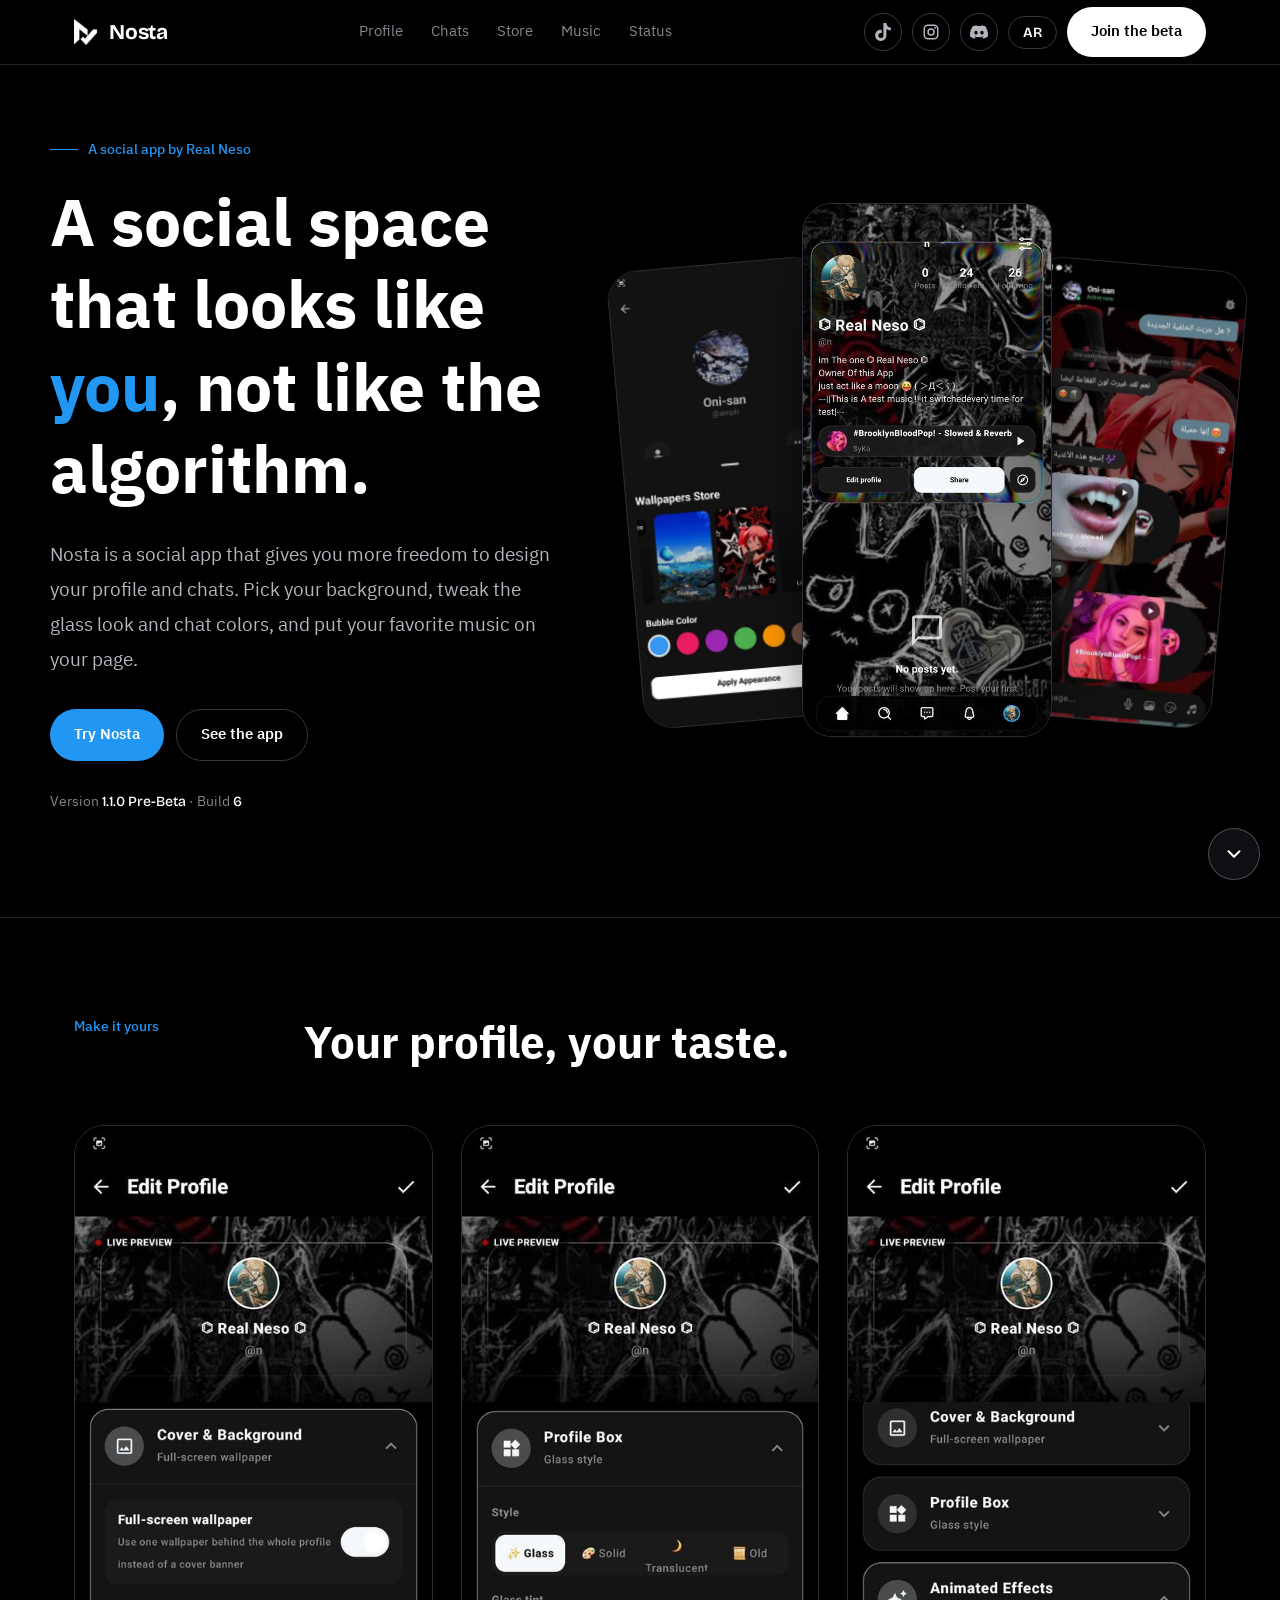
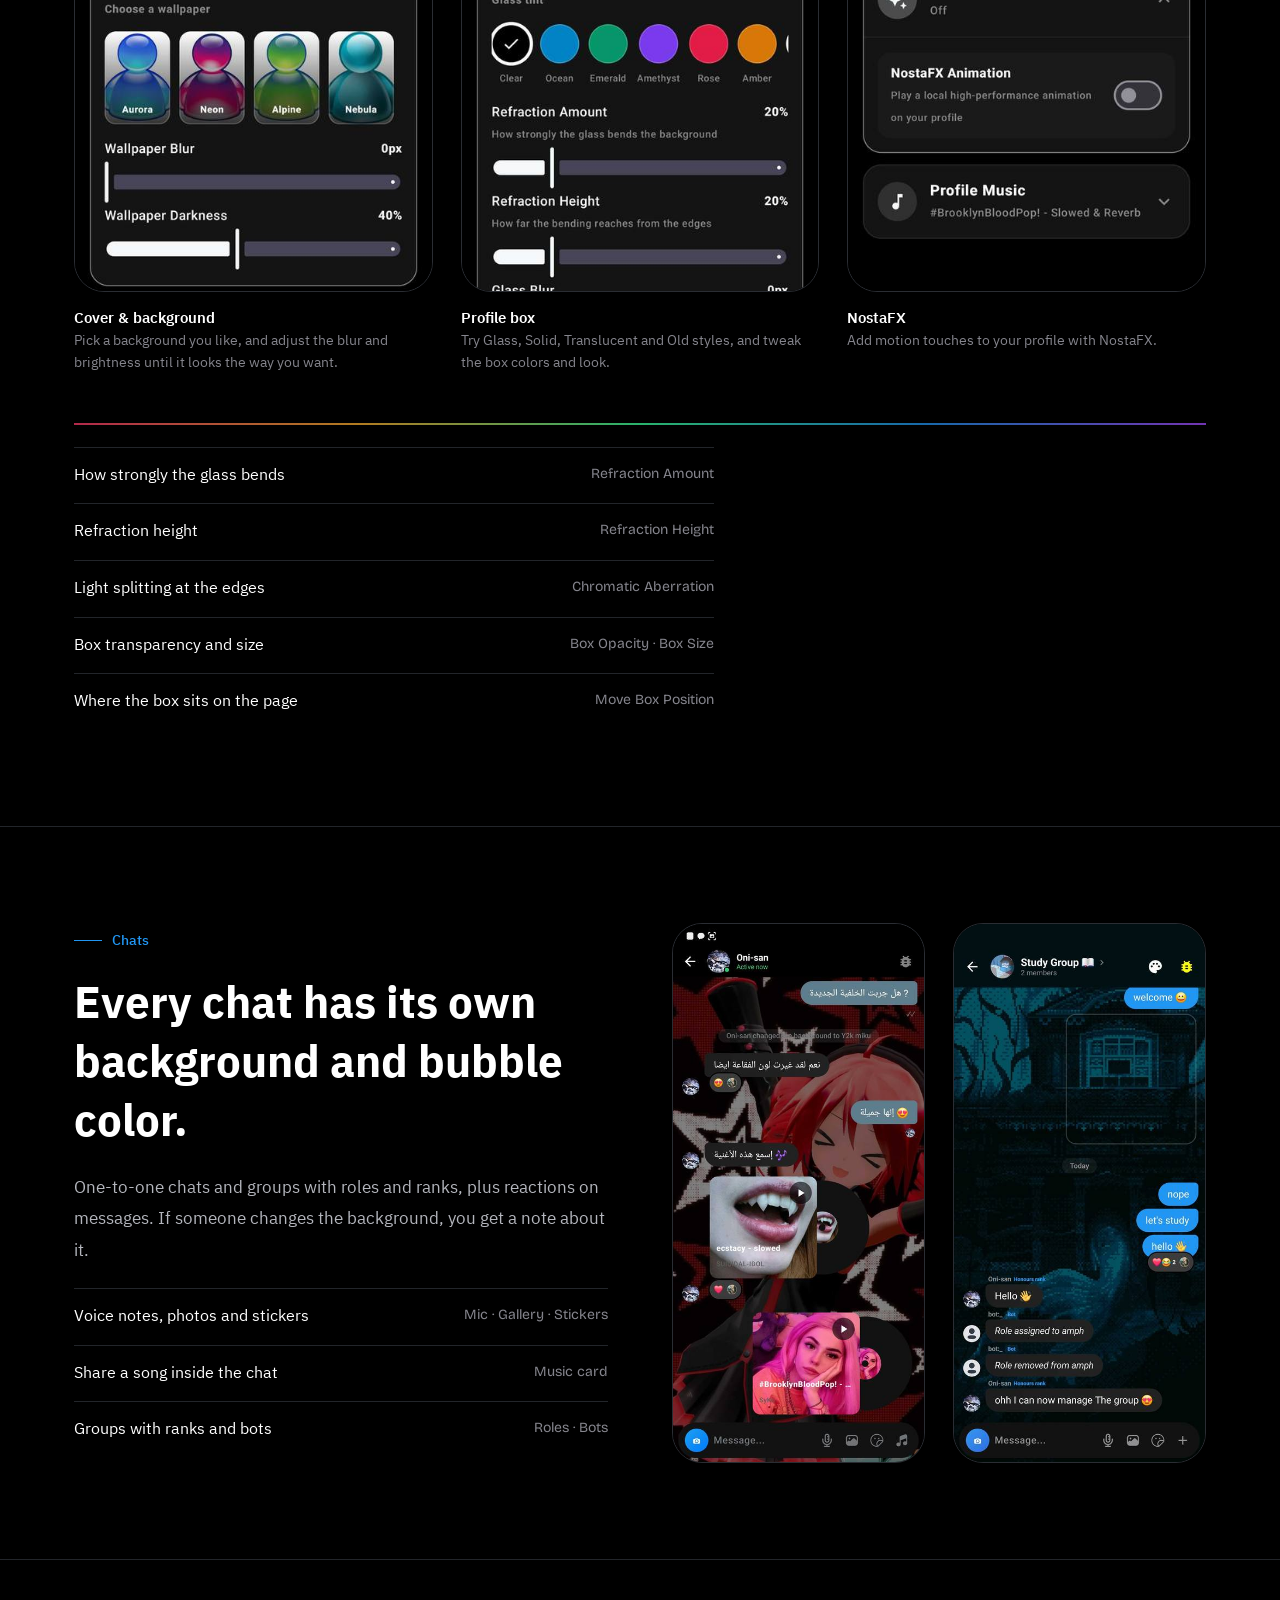
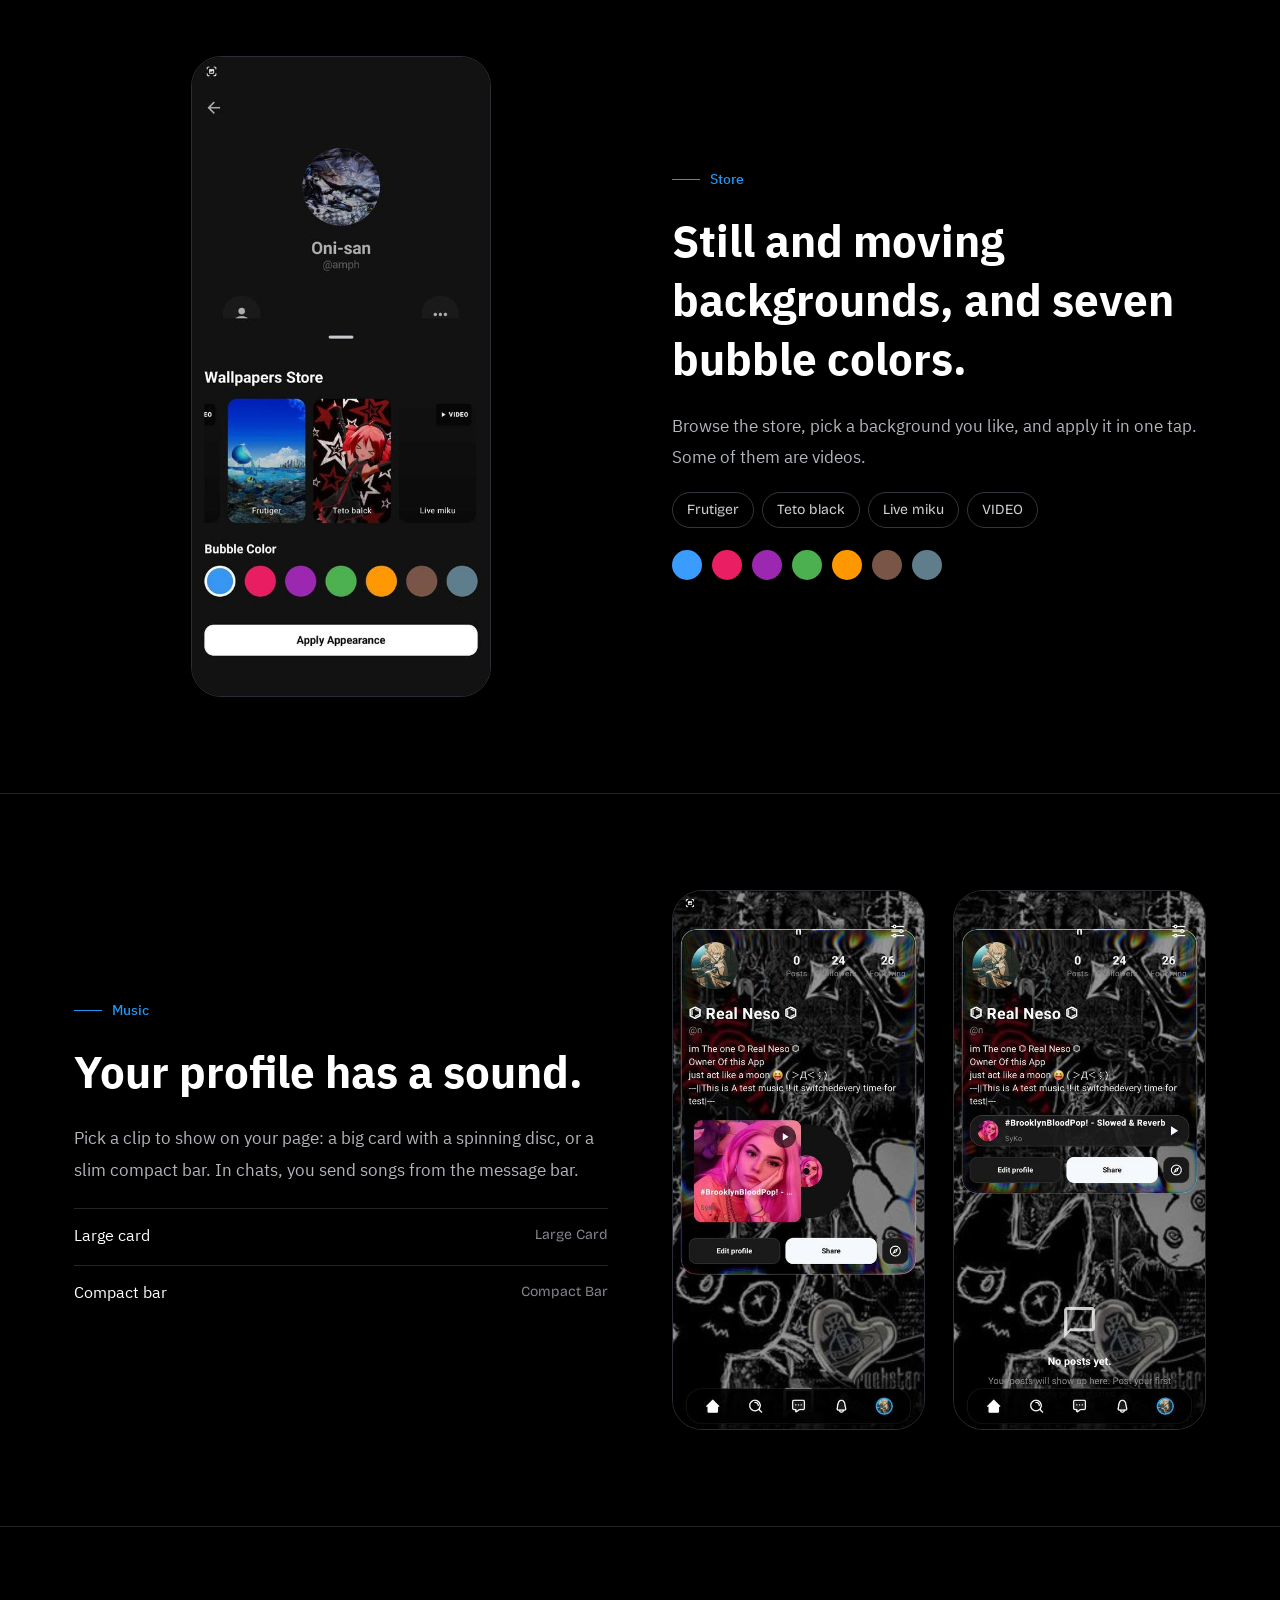
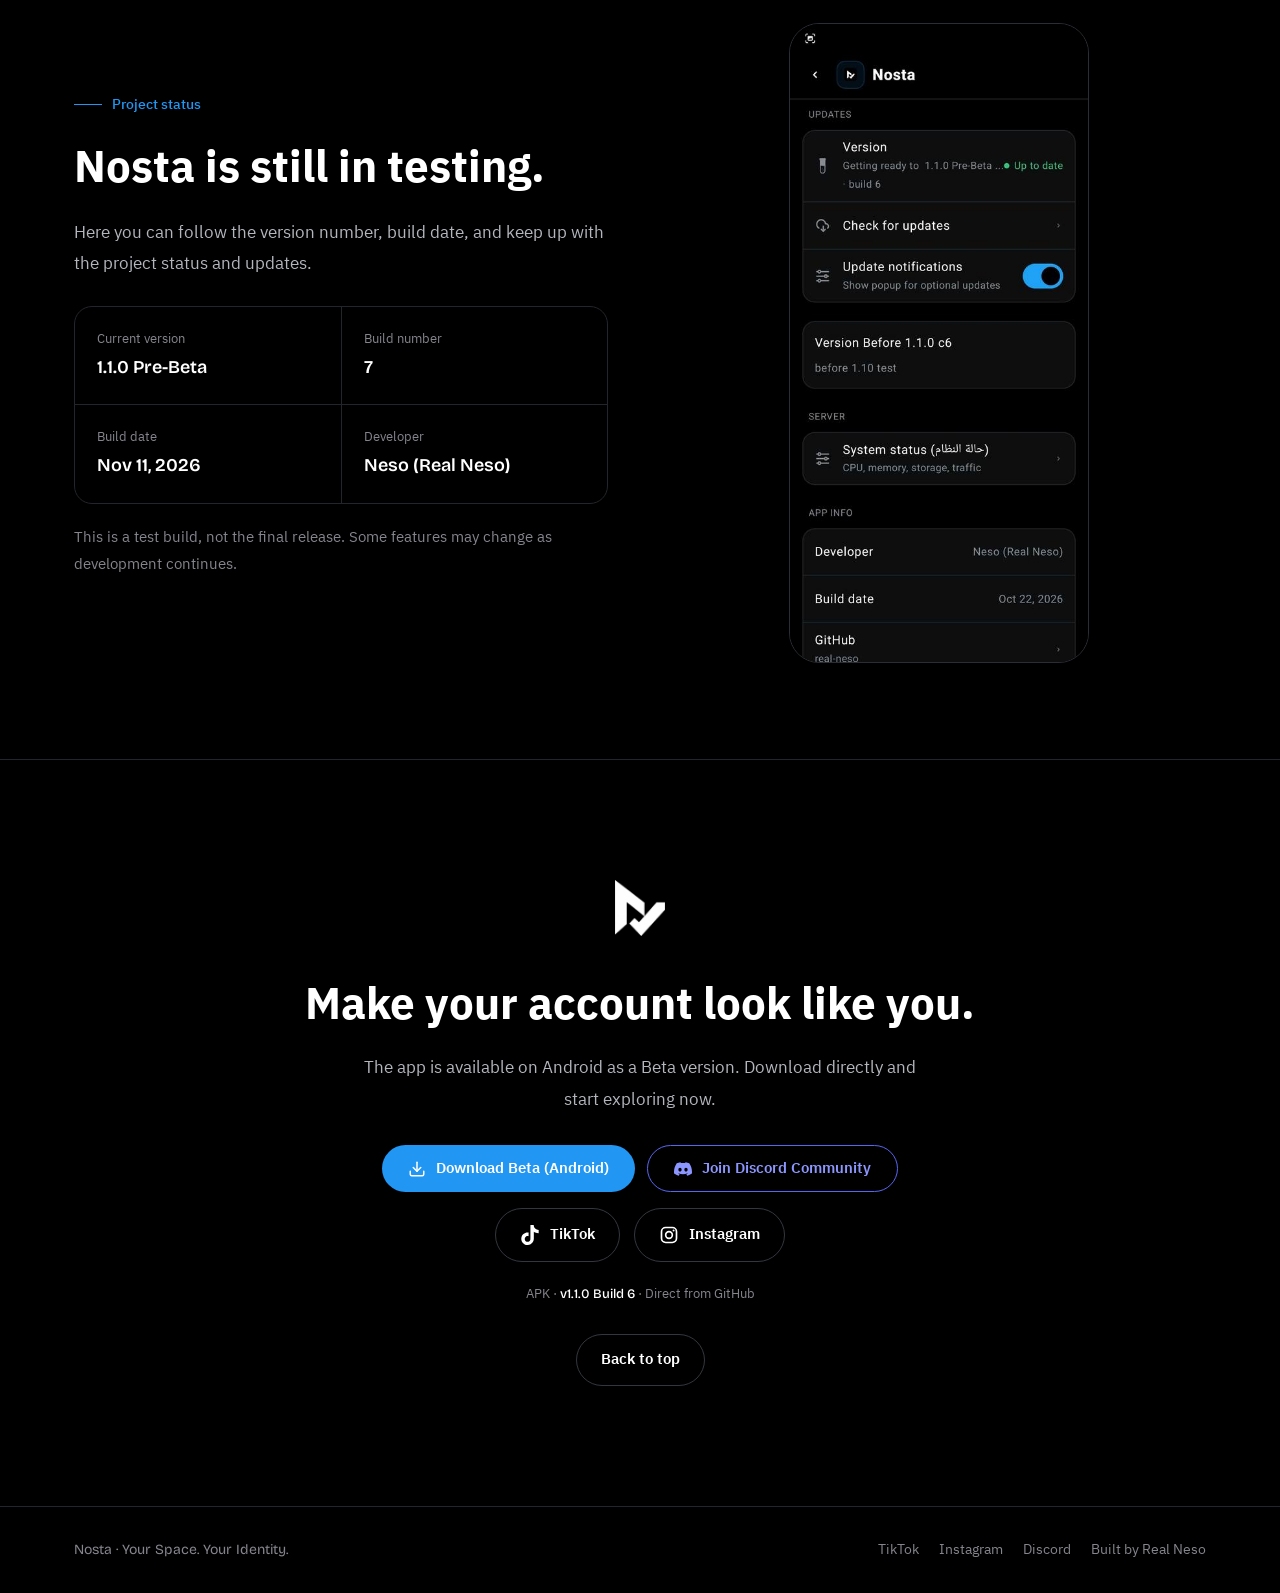
<file: index.html>
<!DOCTYPE html>
<html lang="ar" dir="rtl">
<head>
<meta charset="utf-8">
<meta name="viewport" content="width=device-width, initial-scale=1, viewport-fit=cover">
<meta name="color-scheme" content="dark">
<meta name="description" content="Nosta: تطبيق تواصل اجتماعي تصمّم فيه ملفك ومحادثاتك بنفسك.">
<title>Nosta — مساحة اجتماعية تعبّر عنك</title>
<link rel="preconnect" href="https://fonts.googleapis.com">
<link rel="preconnect" href="https://fonts.gstatic.com" crossorigin>
<link href="https://fonts.googleapis.com/css2?family=IBM+Plex+Sans+Arabic:wght@300;400;500;600;700&family=Bricolage+Grotesque:opsz,wght@12..96,500;12..96,700&display=swap" rel="stylesheet">
<link rel="stylesheet" href="css/style.css">
</head>
<body class="is-loading">

<!-- شاشة الدخول (تُزال تلقائيًا بعد التحميل) -->
<div class="intro" aria-hidden="true"><img src="images/image_1.png" alt=""></div>

<header><div class="wrap nav">
 <a class="logo" href="#top"><img src="images/image_1.png" alt="">Nosta</a>
 <nav id="menu">
  <a href="#profile" data-i18n="nav_profile">الملف الشخصي</a>
  <a href="#chat" data-i18n="nav_chat">المحادثات</a>
  <a href="#store" data-i18n="nav_store">المتجر</a>
  <a href="#music" data-i18n="nav_music">الموسيقى</a>
  <a href="#status" data-i18n="nav_status">الحالة</a>
  <a class="menu-soc" href="https://www.tiktok.com/@real_neso" target="_blank" rel="noopener">TikTok</a>
  <a class="menu-soc" href="https://www.instagram.com/neso.app/" target="_blank" rel="noopener">Instagram</a>
  <a class="menu-soc" href="https://discord.gg/D8JQmszXWy" target="_blank" rel="noopener">Discord</a>
 </nav>
 <div class="nav-end">
  <a class="soc-ico" href="https://www.tiktok.com/@real_neso" target="_blank" rel="noopener" aria-label="TikTok"><svg width="18" height="18" viewBox="0 0 24 24" fill="currentColor"><path d="M12.525.02c1.31-.02 2.61-.01 3.91-.02.08 1.53.63 3.09 1.75 4.17 1.12 1.11 2.7 1.62 4.24 1.79v4.03c-1.44-.05-2.89-.35-4.2-.97-.57-.26-1.1-.59-1.62-.93-.01 2.92.01 5.84-.02 8.75-.08 1.4-.54 2.79-1.35 3.94-1.31 1.92-3.58 3.17-5.91 3.21-1.43.08-2.86-.31-4.08-1.03-2.02-1.19-3.44-3.37-3.65-5.71-.02-.5-.03-1-.01-1.49.18-1.9 1.12-3.72 2.58-4.96 1.66-1.44 3.98-2.13 6.15-1.72.02 1.48-.04 2.96-.04 4.44-.99-.32-2.15-.23-3.02.37-.63.41-1.11 1.04-1.36 1.75-.21.51-.15 1.07-.14 1.61.24 1.64 1.82 3.02 3.5 2.87 1.12-.01 2.19-.66 2.77-1.61.19-.33.4-.67.41-1.06.1-1.79.06-3.57.07-5.36.01-4.03-.01-8.05.02-12.07z"/></svg></a>
  <a class="soc-ico" href="https://www.instagram.com/neso.app/" target="_blank" rel="noopener" aria-label="Instagram"><svg width="18" height="18" viewBox="0 0 24 24" fill="currentColor"><rect x="3" y="3" width="18" height="18" rx="5" fill="none" stroke="currentColor" stroke-width="2"/><circle cx="12" cy="12" r="4" fill="none" stroke="currentColor" stroke-width="2"/><circle cx="17.5" cy="6.5" r="1.2"/></svg></a>
  <a class="soc-ico" href="https://discord.gg/D8JQmszXWy" target="_blank" rel="noopener" aria-label="Discord"><svg width="18" height="18" viewBox="0 0 24 24" fill="currentColor"><path d="M20.317 4.37a19.791 19.791 0 0 0-4.885-1.515.074.074 0 0 0-.079.037c-.21.375-.444.864-.608 1.25a18.27 18.27 0 0 0-5.487 0 12.64 12.64 0 0 0-.617-1.25.077.077 0 0 0-.079-.037A19.736 19.736 0 0 0 3.677 4.37a.07.07 0 0 0-.032.027C.533 9.046-.32 13.58.099 18.057a.082.082 0 0 0 .031.057 19.9 19.9 0 0 0 5.993 3.03.078.078 0 0 0 .084-.028c.462-.63.874-1.295 1.226-1.994.021-.041.001-.09-.041-.106a13.107 13.107 0 0 1-1.872-.892.077.077 0 0 1-.008-.128 10.2 10.2 0 0 0 .372-.292.074.074 0 0 1 .077-.01c3.927 1.793 8.18 1.793 12.061 0a.074.074 0 0 1 .078.01c.12.098.246.198.373.292a.077.077 0 0 1-.006.127 12.299 12.299 0 0 1-1.873.892.077.077 0 0 0-.041.107c.36.698.772 1.362 1.225 1.993a.076.076 0 0 0 .084.028 19.839 19.839 0 0 0 6.002-3.03.077.077 0 0 0 .032-.054c.5-5.177-.838-9.674-3.549-13.66a.061.061 0 0 0-.031-.028zM8.02 15.33c-1.183 0-2.157-1.085-2.157-2.419 0-1.333.956-2.419 2.157-2.419 1.21 0 2.176 1.096 2.157 2.42 0 1.333-.956 2.418-2.157 2.418zm7.975 0c-1.183 0-2.157-1.085-2.157-2.419 0-1.333.955-2.419 2.157-2.419 1.21 0 2.176 1.096 2.157 2.42 0 1.333-.946 2.418-2.157 2.418z"/></svg></a>
  <button class="lang" id="lang-toggle" type="button" aria-label="Language">EN</button>
  <a class="btn nav-join" href="#join" data-i18n="join">انضم للتجربة</a>
  <button class="burger" id="burger" type="button" aria-label="Menu" aria-expanded="false" aria-controls="menu"><i></i><i></i></button>
 </div>
</div></header>

<main id="top">
<div class="wrap hero">
 <div class="hero-text">
  <p class="eyebrow" data-i18n="eyebrow">تطبيق تواصل اجتماعي من Real Neso</p>
  <h1 data-i18n-html="h1">مساحة اجتماعية تشبهك أنت، <em>مو</em> الخوارزمية.</h1>
  <p class="lead" data-i18n="lead">Nosta تطبيق تواصل اجتماعي يعطيك حرية أكبر في تصميم ملفك ومحادثاتك. اختار خلفيتك، عدّل شكل الزجاج وألوان الدردشة، وحط موسيقاك المفضلة على صفحتك.</p>
  <div class="cta"><a class="btn blue" href="#join" data-i18n="early">جرّب Nosta</a><a class="btn ghost" href="#profile" data-i18n="watch">شاهد التطبيق</a></div>
  <p class="meta" data-i18n-html="meta">الإصدار <b class="en">1.1.0 Pre-Beta</b> · البناء <b class="en">6</b></p>
 </div>
 <div class="fan">
  <div class="glow"></div>
  <figure class="shot a"><img src="images/image_2.jpg" alt="متجر الخلفيات"></figure>
  <figure class="shot b"><img src="images/image_3.jpg" alt="ملف شخصي في Nosta"></figure>
  <figure class="shot c"><img src="images/image_4.jpg" alt="محادثة بخلفية مخصصة"></figure>
 </div>
</div>

<section id="profile"><div class="wrap">
 <div class="sec-h"><small data-i18n="s1_k">خصّص ملفك</small><h2 data-i18n="s1_h">ملفك، على ذوقك.</h2></div>
 <div class="trio">
  <figure class="shot" data-reveal><img src="images/image_5.jpg" alt="الخلفية والغلاف" loading="lazy"><figcaption><b data-i18n="c1_t">الغلاف والخلفية</b><span data-i18n="c1_d">اختار الخلفية اللي تعجبك، واضبط التمويه والسطوع حتى تحصل على الشكل اللي تريده.</span></figcaption></figure>
  <figure class="shot" data-reveal><img src="images/image_6.jpg" alt="صندوق الملف" loading="lazy"><figcaption><b data-i18n="c2_t">صندوق الملف</b><span data-i18n="c2_d">جرّب أنماط Glass وSolid وTranslucent وOld، وعدّل ألوان الصندوق ومظهره.</span></figcaption></figure>
  <figure class="shot" data-reveal><img src="images/image_7.jpg" alt="المؤثرات" loading="lazy"><figcaption><b>NostaFX</b><span data-i18n="c3_d">أضف لمسات حركية إلى ملفك مع NostaFX.</span></figcaption></figure>
 </div>
 <hr class="aber">
 <ul class="spec narrow">
  <li><span data-i18n="sp1">قوة انكسار الزجاج</span><span>Refraction Amount</span></li>
  <li><span data-i18n="sp2">ارتفاع تأثير الانكسار</span><span>Refraction Height</span></li>
  <li><span data-i18n="sp3">تفرّق الضوء على الحواف</span><span>Chromatic Aberration</span></li>
  <li><span data-i18n="sp4">شفافية الصندوق وحجمه</span><span>Box Opacity · Box Size</span></li>
  <li><span data-i18n="sp5">مكان الصندوق في الصفحة</span><span>Move Box Position</span></li>
 </ul>
</div></section>

<section id="chat"><div class="wrap split r">
 <div>
  <p class="eyebrow" data-i18n="s2_k">المحادثات</p>
  <h2 data-i18n="s2_h">لكل محادثة خلفيتها ولون فقاعاتها.</h2>
  <p class="p" data-i18n="s2_p">محادثات فردية ومجموعات بأدوار ورتب، وتفاعلات على الرسائل. وإذا غيّر أحد الخلفية، تظهر لك رسالة تخبرك بذلك.</p>
  <ul class="spec">
   <li><span data-i18n="ch1">رسائل صوتية وصور وملصقات</span><span>Mic · Gallery · Stickers</span></li>
   <li><span data-i18n="ch2">شارك أغنية داخل المحادثة</span><span>Music card</span></li>
   <li><span data-i18n="ch3">مجموعات برتب وبوتات</span><span>Roles · Bots</span></li>
  </ul>
 </div>
 <div class="duo">
  <figure class="shot" data-reveal><img src="images/image_8.jpg" alt="محادثة" loading="lazy"></figure>
  <figure class="shot" data-reveal><img src="images/image_9.jpg" alt="مجموعة" loading="lazy"></figure>
 </div>
</div></section>

<section id="store"><div class="wrap split r">
 <figure class="shot" data-reveal><img src="images/image_10.jpg" alt="متجر الخلفيات" loading="lazy"></figure>
 <div>
  <p class="eyebrow" data-i18n="s3_k">المتجر</p>
  <h2 data-i18n="s3_h">خلفيات ثابتة ومتحركة، وسبعة ألوان للفقاعات.</h2>
  <p class="p" data-i18n="s3_p">تتصفح المتجر، تختار الخلفية اللي تعجبك، وتطبقها بضغطة وحدة. وبعض الخلفيات فيديو.</p>
  <div class="tags"><span>Frutiger</span><span>Teto black</span><span>Live miku</span><span>VIDEO</span></div>
  <div class="dots"><i style="background:#3b9cff"></i><i style="background:#e91e63"></i><i style="background:#9c27b0"></i><i style="background:#4caf50"></i><i style="background:#ff9800"></i><i style="background:#795548"></i><i style="background:#607d8b"></i></div>
 </div>
</div></section>

<section id="music"><div class="wrap split r">
 <div>
  <p class="eyebrow" data-i18n="s4_k">الموسيقى</p>
  <h2 data-i18n="s4_h">ملفك له صوت.</h2>
  <p class="p" data-i18n="s4_p">اختر مقطعًا يظهر على صفحتك: بطاقة كبيرة بقرص يدور، أو شريط صغير مدمج. وفي المحادثات ترسل الأغاني من شريط الكتابة.</p>
  <ul class="spec"><li><span data-i18n="m1">بطاقة كبيرة</span><span>Large Card</span></li><li><span data-i18n="m2">شريط مدمج</span><span>Compact Bar</span></li></ul>
 </div>
 <div class="duo">
  <figure class="shot" data-reveal><img src="images/image_11.jpg" alt="بطاقة موسيقى كبيرة" loading="lazy"></figure>
  <figure class="shot" data-reveal><img src="images/image_12.jpg" alt="شريط موسيقى مدمج" loading="lazy"></figure>
 </div>
</div></section>

<section id="status"><div class="wrap split r">
 <div>
  <p class="eyebrow" data-i18n="s5_k">حالة المشروع</p>
  <h2 data-i18n="s5_h">Nosta ما زال في مرحلة التجربة.</h2>
  <p class="p" data-i18n="s5_p">هنا تقدر تتابع رقم الإصدار وتاريخ البناء وتطّلع على حالة المشروع والتحديثات.</p>
  <div class="facts">
   <div><small data-i18n="f1">الإصدار الحالي</small><b class="en">1.1.0 Pre-Beta</b></div><div><small data-i18n="f2">رقم البناء</small><b class="en">7</b></div>
   <div><small data-i18n="f3">تاريخ البناء</small><b class="en">Nov 11, 2026</b></div><div><small data-i18n="f4">المطوّر</small><b class="en">Neso (Real Neso)</b></div>
  </div>
  <p class="honest" data-i18n="honest">هذه نسخة تجريبية وليست الإصدار النهائي. قد تتغير بعض الميزات مع استمرار التطوير.</p>
 </div>
 <figure class="shot" data-reveal><img src="images/image_13.jpg" alt="صفحة التحديثات" loading="lazy"></figure>
</div></section>

<section class="final" id="join"><div class="wrap">
 <img src="images/image_14.png" alt="Nosta">
 <h2 data-i18n="fin_h">خلّ حسابك يشبهك.</h2>
 <p class="p" data-i18n="fin_p">التطبيق متوفر على أندرويد بنسخة تجريبية (Beta). حمّل التطبيق مباشرة وابدأ التجربة الآن.</p>
 <div class="cta dl-cta">
   <a class="btn blue" href="https://github.com/real-neso/Nosta-Apk/releases/download/v1.1.0/Nosta.v1.1.0.apk" download>
     <svg width="20" height="20" viewBox="0 0 24 24" fill="none" stroke="currentColor" stroke-width="2" stroke-linecap="round" stroke-linejoin="round"><path d="M21 15v4a2 2 0 0 1-2 2H5a2 2 0 0 1-2-2v-4"></path><polyline points="7 10 12 15 17 10"></polyline><line x1="12" y1="15" x2="12" y2="3"></line></svg>
     <span data-i18n="download_beta">تحميل إصدار Beta (Android)</span>
   </a>
   <a class="btn ghost discord" href="https://discord.gg/D8JQmszXWy" target="_blank" rel="noopener">
     <svg width="20" height="20" viewBox="0 0 24 24" fill="currentColor"><path d="M20.317 4.37a19.791 19.791 0 0 0-4.885-1.515.074.074 0 0 0-.079.037c-.21.375-.444.864-.608 1.25a18.27 18.27 0 0 0-5.487 0 12.64 12.64 0 0 0-.617-1.25.077.077 0 0 0-.079-.037A19.736 19.736 0 0 0 3.677 4.37a.07.07 0 0 0-.032.027C.533 9.046-.32 13.58.099 18.057a.082.082 0 0 0 .031.057 19.9 19.9 0 0 0 5.993 3.03.078.078 0 0 0 .084-.028c.462-.63.874-1.295 1.226-1.994.021-.041.001-.09-.041-.106a13.107 13.107 0 0 1-1.872-.892.077.077 0 0 1-.008-.128 10.2 10.2 0 0 0 .372-.292.074.074 0 0 1 .077-.01c3.927 1.793 8.18 1.793 12.061 0a.074.074 0 0 1 .078.01c.12.098.246.198.373.292a.077.077 0 0 1-.006.127 12.299 12.299 0 0 1-1.873.892.077.077 0 0 0-.041.107c.36.698.772 1.362 1.225 1.993a.076.076 0 0 0 .084.028 19.839 19.839 0 0 0 6.002-3.03.077.077 0 0 0 .032-.054c.5-5.177-.838-9.674-3.549-13.66a.061.061 0 0 0-.031-.028zM8.02 15.33c-1.183 0-2.157-1.085-2.157-2.419 0-1.333.956-2.419 2.157-2.419 1.21 0 2.176 1.096 2.157 2.42 0 1.333-.956 2.418-2.157 2.418zm7.975 0c-1.183 0-2.157-1.085-2.157-2.419 0-1.333.955-2.419 2.157-2.419 1.21 0 2.176 1.096 2.157 2.42 0 1.333-.946 2.418-2.157 2.418z"/></svg>
     <span data-i18n="join_discord">انضم إلى مجتمع Discord</span>
   </a>
 </div>
 <div class="social">
   <a class="btn ghost" href="https://www.tiktok.com/@real_neso" target="_blank" rel="noopener"><svg width="20" height="20" viewBox="0 0 24 24" fill="currentColor"><path d="M12.525.02c1.31-.02 2.61-.01 3.91-.02.08 1.53.63 3.09 1.75 4.17 1.12 1.11 2.7 1.62 4.24 1.79v4.03c-1.44-.05-2.89-.35-4.2-.97-.57-.26-1.1-.59-1.62-.93-.01 2.92.01 5.84-.02 8.75-.08 1.4-.54 2.79-1.35 3.94-1.31 1.92-3.58 3.17-5.91 3.21-1.43.08-2.86-.31-4.08-1.03-2.02-1.19-3.44-3.37-3.65-5.71-.02-.5-.03-1-.01-1.49.18-1.9 1.12-3.72 2.58-4.96 1.66-1.44 3.98-2.13 6.15-1.72.02 1.48-.04 2.96-.04 4.44-.99-.32-2.15-.23-3.02.37-.63.41-1.11 1.04-1.36 1.75-.21.51-.15 1.07-.14 1.61.24 1.64 1.82 3.02 3.5 2.87 1.12-.01 2.19-.66 2.77-1.61.19-.33.4-.67.41-1.06.1-1.79.06-3.57.07-5.36.01-4.03-.01-8.05.02-12.07z"/></svg>TikTok</a>
   <a class="btn ghost" href="https://www.instagram.com/neso.app/" target="_blank" rel="noopener"><svg width="20" height="20" viewBox="0 0 24 24" fill="currentColor"><rect x="3" y="3" width="18" height="18" rx="5" fill="none" stroke="currentColor" stroke-width="2"/><circle cx="12" cy="12" r="4" fill="none" stroke="currentColor" stroke-width="2"/><circle cx="17.5" cy="6.5" r="1.2"/></svg>Instagram</a>
 </div>
 <span class="meta" style="margin:0 0 28px; display:block; font-size:13px; color:var(--mute);">APK · <b class="en">v1.1.0 Build 6</b> · <span data-i18n="direct_github">مباشر من GitHub</span></span>
 <a class="btn ghost" href="#top" data-i18n="back">العودة للأعلى</a>
</div></section>
</main>
<footer><div class="wrap">
 <span class="en">Nosta · Your Space. Your Identity.</span>
 <div style="display:flex; align-items:center; gap:20px;">
   <a class="flink" href="https://www.tiktok.com/@real_neso" target="_blank" rel="noopener" aria-label="TikTok">TikTok</a>
   <a class="flink" href="https://www.instagram.com/neso.app/" target="_blank" rel="noopener" aria-label="Instagram">Instagram</a>
   <a class="flink" href="https://discord.gg/D8JQmszXWy" target="_blank" rel="noopener" aria-label="Discord">Discord</a>
   <span data-i18n="foot">من تطوير Real Neso</span>
 </div>
</div></footer>

<button class="next-btn" id="next-btn" type="button" aria-label="Next" title="Next"><svg width="22" height="22" viewBox="0 0 24 24" fill="none" stroke="currentColor" stroke-width="2.2" stroke-linecap="round" stroke-linejoin="round"><polyline points="6 9 12 15 18 9"></polyline></svg></button>

<script src="js/i18n.js"></script>
<script src="js/glass.js"></script>
<script src="js/main.js"></script>
</body>
</html>
</file>
<file: css/style.css>
/* ============================================================
   فهرس الملف: 1 المتغيرات · 2 الأساس · 3 الهيدر · 4 الهيرو
   5 الأقسام · 6 الحركة · 7 الهاتف
   لتغيير الألوان أو الخطوط عدّل المتغيرات في القسم 1 فقط.
   ============================================================ */

/* 1) المتغيرات */
:root{color-scheme:dark;box-sizing:border-box;padding-top:env(safe-area-inset-top,0px);padding-bottom:env(safe-area-inset-bottom,0px);
--bg:#000;--sur:#101113;--line:#22252a;--text:#fff;--mute:#85858d;--soft:#b4b6bd;--blue:#2196f3;
--ar:"IBM Plex Sans Arabic",system-ui,"Segoe UI",Tahoma,sans-serif;--en:"Bricolage Grotesque","IBM Plex Sans Arabic",system-ui,sans-serif;
--radius:30px;--ease:cubic-bezier(.2,.7,.2,1)}

/* 2) الأساس */
html{scroll-padding-top:calc(72px + env(safe-area-inset-top,0px));scroll-behavior:smooth}
*,*::before,*::after{box-sizing:inherit}
body{margin:0;background:var(--bg);color:var(--text);font-family:var(--ar);font-size:17px;line-height:1.85;-webkit-font-smoothing:antialiased;overflow-x:hidden}
a{color:inherit;text-decoration:none}
:focus-visible{outline:2px solid var(--blue);outline-offset:3px}
.wrap{max-width:1180px;margin:0 auto;padding:0 24px}
.en{font-family:var(--en);direction:ltr;unicode-bidi:isolate}
.btn{display:inline-flex;align-items:center;padding:11px 24px;border-radius:999px;background:#fff;color:#000;font-weight:600;font-size:15px;font-family:inherit;transition:transform .2s var(--ease),opacity .2s}
.btn.blue{background:var(--blue);color:#fff}
.btn.ghost{background:transparent;color:#fff;border:1px solid #33373d}
.btn:hover{opacity:.92;transform:translateY(-2px)}

/* 3) الهيدر */
header{position:sticky;top:0;z-index:20;background:rgba(0,0,0,.82);backdrop-filter:blur(12px);-webkit-backdrop-filter:blur(12px);border-bottom:1px solid var(--line);padding-top:env(safe-area-inset-top,0px)}
.nav{display:flex;align-items:center;justify-content:space-between;gap:16px;height:64px}
.logo{display:flex;align-items:center;gap:12px;font-family:var(--en);font-weight:700;font-size:21px;letter-spacing:-.02em}
.logo img{height:26px;width:auto;display:block}
.nav nav{display:flex;gap:28px;font-size:15px;color:var(--mute)}
.nav nav a{transition:color .2s}.nav nav a:hover{color:#fff}
.nav-end{display:flex;align-items:center;gap:10px}
.lang{background:transparent;border:1px solid #33373d;color:#fff;padding:7px 14px;border-radius:999px;cursor:pointer;font:600 14px var(--en);transition:border-color .2s}
.lang:hover{border-color:var(--blue)}
.burger{display:none;width:42px;height:42px;border:1px solid #33373d;border-radius:50%;background:transparent;cursor:pointer;position:relative}
.burger i{position:absolute;inset-inline:12px;height:2px;background:#fff;border-radius:2px;transition:transform .3s var(--ease)}
.burger i:first-child{top:16px}.burger i:last-child{top:24px}
.menu-open .burger i:first-child{transform:translateY(4px) rotate(45deg)}
.menu-open .burger i:last-child{transform:translateY(-4px) rotate(-45deg)}

/* 4) الهيرو */
.hero{display:grid;grid-template-columns:1fr 1.15fr;gap:48px;align-items:center;padding:72px 0 88px}
.eyebrow{font-size:14px;color:var(--blue);font-weight:500;margin:0 0 20px;display:flex;gap:10px;align-items:center}
.eyebrow::before{content:"";width:28px;height:1px;background:var(--blue)}
h1{font-size:clamp(36px,5.4vw,66px);line-height:1.25;margin:0 0 24px;font-weight:700}
h1 em{font-style:normal;color:var(--blue)}
.lead{color:var(--soft);font-size:19px;max-width:500px;margin:0 0 32px}
.cta{display:flex;gap:12px;flex-wrap:wrap}
.meta{margin-top:28px;font-size:14px;color:var(--mute)}.meta b{color:#fff;font-weight:500}
.fan{position:relative;height:560px}
.fan .shot{position:absolute;width:215px}
.fan .shot img{box-shadow:0 40px 70px -25px #000}
.fan .a{inset-inline-start:0;top:60px;--r:-5deg}
.fan .b{inset-inline-start:50%;margin-inline-start:-125px;width:250px;top:0;z-index:2;--r:0deg}
.fan .c{inset-inline-end:0;top:60px;--r:5deg}
.fan .shot{transform:rotate(var(--r))}
.glow{position:absolute;inset:8% 8%;background:radial-gradient(closest-side,rgba(33,150,243,.28),transparent);filter:blur(30px);z-index:0}

/* 5) الأقسام */
.shot{margin:0}
.shot img{display:block;width:100%;height:auto;border-radius:var(--radius);border:1px solid #2a2d33;background:#000}
.shot figcaption{margin-top:14px;font-size:14px;color:var(--mute);line-height:1.6}
.shot figcaption b{display:block;color:#fff;font-weight:600;font-size:15px}
section{padding:96px 0;border-top:1px solid var(--line)}
.sec-h{display:grid;grid-template-columns:190px 1fr;gap:40px;margin-bottom:52px}
.sec-h small{color:var(--blue);font-size:14px;font-weight:500}
h2{font-size:clamp(26px,3.5vw,44px);line-height:1.35;margin:0 0 20px;font-weight:700;max-width:780px}
.sec-h h2{margin:0}
.p{color:var(--soft);margin:0 0 18px;max-width:560px}
.trio{display:grid;grid-template-columns:repeat(3,1fr);gap:28px}
.duo{display:grid;grid-template-columns:repeat(2,minmax(0,300px));gap:28px;justify-content:center}
.split{display:grid;grid-template-columns:1fr 1fr;gap:64px;align-items:center}
.split.r .shot{max-width:300px;justify-self:center;width:100%}
.spec{list-style:none;margin:22px 0 0;padding:0}
.spec.narrow{max-width:640px}
.spec li{display:flex;justify-content:space-between;gap:16px;padding:13px 0;border-top:1px solid var(--line);font-size:16px}
.spec li span:last-child{color:var(--mute);font-family:var(--en);font-size:14px;direction:ltr;text-align:end}
.dots{display:flex;gap:10px;margin:22px 0 6px}.dots i{width:30px;height:30px;border-radius:50%;display:block}
.tags{display:flex;gap:8px;flex-wrap:wrap;margin-top:6px}.tags span{border:1px solid #33373d;border-radius:999px;padding:4px 14px;font-size:14px;color:#cfd1d6;font-family:var(--en)}
.aber{height:2px;background:linear-gradient(90deg,#ff3b6b,#ffb02e,#3bff9c,#2196f3,#a24bff);border:0;margin:48px 0 8px;opacity:.7}
.facts{display:grid;grid-template-columns:repeat(2,1fr);border:1px solid var(--line);border-radius:18px;overflow:hidden;margin-top:26px}
.facts div{padding:20px 22px;border-top:1px solid var(--line);border-inline-start:1px solid var(--line)}
.facts div:nth-child(-n+2){border-top:0}.facts div:nth-child(odd){border-inline-start:0}
.facts small{display:block;color:var(--mute);font-size:13px}.facts b{font-weight:600;font-size:18px}
.honest{color:var(--mute);font-size:15px;margin-top:20px;max-width:560px}
.final{text-align:center;padding:120px 0}.final h2{margin:0 auto 18px}.final .p{margin:0 auto 30px}
.final img{height:56px;width:auto;margin-bottom:28px}
footer{border-top:1px solid var(--line);padding:30px 0 calc(30px + env(safe-area-inset-bottom,0px));color:var(--mute);font-size:14px}
footer .wrap{display:flex;justify-content:space-between;flex-wrap:wrap;gap:12px}

/* 6) الحركة — لحظة دخول واحدة منظمة + ظهور الصور عند التمرير */
.intro{position:fixed;inset:0;z-index:100;background:#000;display:grid;place-items:center;transition:opacity .6s .1s,visibility .6s .1s}
.intro img{height:64px;width:auto;animation:pulse 1.2s ease-in-out infinite alternate}
.is-ready .intro{opacity:0;visibility:hidden}
@keyframes pulse{from{opacity:.4;transform:scale(.94)}to{opacity:1;transform:scale(1)}}
.is-loading{overflow:hidden}

.hero-text>*{opacity:0;transform:translateY(22px)}
.is-ready .hero-text>*{animation:up .8s var(--ease) forwards}
.is-ready .hero-text>:nth-child(2){animation-delay:.12s}.is-ready .hero-text>:nth-child(3){animation-delay:.24s}
.is-ready .hero-text>:nth-child(4){animation-delay:.36s}.is-ready .hero-text>:nth-child(5){animation-delay:.48s}
@keyframes up{to{opacity:1;transform:none}}

.fan .shot{opacity:0}
.is-ready .fan .shot{animation:fanin 1s var(--ease) forwards}
.is-ready .fan .a{animation-delay:.35s}.is-ready .fan .b{animation-delay:.2s}.is-ready .fan .c{animation-delay:.5s}
@keyframes fanin{from{opacity:0;transform:translateY(50px) rotate(0) scale(.94)}to{opacity:1;transform:rotate(var(--r))}}
.glow{opacity:0;transition:opacity 1.4s .3s}.is-ready .glow{opacity:1}

[data-reveal]{opacity:0;transform:translateY(26px);transition:opacity .8s var(--ease) var(--d,0ms),transform .8s var(--ease) var(--d,0ms)}
[data-reveal].in{opacity:1;transform:none}
.no-js [data-reveal]{opacity:1;transform:none}

@media(prefers-reduced-motion:reduce){
 html{scroll-behavior:auto}
 *,*::before,*::after{animation-duration:.01ms!important;animation-delay:0s!important;transition-duration:.01ms!important}
 .hero-text>*,.fan .shot,[data-reveal]{opacity:1!important;transform:none!important}
 .fan .shot{transform:rotate(var(--r))!important}
}

/* 7) الهاتف */
@media(max-width:900px){
 .hero,.split,.sec-h{grid-template-columns:1fr;gap:36px}.hero{padding-top:40px}
 .burger{display:block}.nav-join{display:none}
 .nav nav{position:fixed;top:calc(64px + env(safe-area-inset-top,0px));inset-inline:0;flex-direction:column;gap:0;background:rgba(0,0,0,.96);backdrop-filter:blur(12px);padding:8px 24px 20px;border-bottom:1px solid var(--line);font-size:18px;color:#fff;transform:translateY(-12px);opacity:0;visibility:hidden;transition:.3s var(--ease)}
 .nav nav a{padding:14px 0;border-bottom:1px solid var(--line)}
 .menu-open .nav nav{transform:none;opacity:1;visibility:visible}
 .trio{gap:12px}.trio .shot img{border-radius:18px}.trio figcaption{font-size:12px}
 .fan{height:430px}.fan .shot{width:150px}.fan .b{width:175px;margin-inline-start:-88px}
 section{padding:64px 0}.duo{gap:14px}.final{padding:80px 0}
}
@media(max-width:520px){
 body{font-size:16px}.wrap{padding:0 18px}
 .lead{font-size:17px}.btn{padding:11px 20px}.cta .btn{flex:1;justify-content:center}
 .trio{grid-template-columns:1fr 1fr}.trio .shot:nth-child(3){display:none}
 .spec li{font-size:15px;flex-direction:column;gap:2px}.spec li span:last-child{text-align:start}
 .facts div{padding:16px}
}

/* 8) مختبر الزجاج التفاعلي (قسم #demo) */
.lab{display:grid;grid-template-columns:1.6fr 1fr;gap:28px;align-items:start}
.stage{position:relative;height:480px;border-radius:var(--radius);border:1px solid #2a2d33;overflow:hidden;background:#04070b;
 background-image:linear-gradient(#ffffff10 1px,transparent 1px),linear-gradient(90deg,#ffffff10 1px,transparent 1px);background-size:44px 44px}
.orb{position:absolute;width:260px;height:260px;border-radius:50%;filter:blur(8px);animation:drift 14s ease-in-out infinite alternate}
.o1{background:radial-gradient(circle at 35% 35%,#7cc4ff,#2196f3 60%,#0b3a66);top:8%;inset-inline-start:6%}
.o2{background:radial-gradient(circle at 35% 35%,#ff8fb5,#e91e63 60%,#5a0e2a);bottom:4%;inset-inline-end:8%;animation-duration:18s;animation-direction:alternate-reverse}
.o3{width:150px;height:150px;background:radial-gradient(circle at 35% 35%,#ffe08a,#ff9800 60%,#5c3500);top:48%;inset-inline-start:42%;animation-duration:11s}
@keyframes drift{from{transform:translate(0,0)}to{transform:translate(70px,40px) scale(1.12)}}
.bgtext{position:absolute;inset:0;display:flex;flex-direction:column;justify-content:space-around;pointer-events:none;overflow:hidden}
.bgtext span{display:block;white-space:nowrap;font-size:84px;font-weight:700;line-height:1;color:transparent;-webkit-text-stroke:1.5px #ffffffcc;animation:slide 28s linear infinite;width:max-content}
.bgtext span:nth-child(2){animation-direction:reverse;animation-duration:34s}
@keyframes slide{from{transform:translateX(0)}to{transform:translateX(-30%)}}
.glassbox{position:absolute;z-index:2;width:min(var(--w,260px),88%);height:170px;border-radius:32px;display:flex;flex-direction:column;align-items:center;justify-content:center;gap:6px;cursor:grab;touch-action:none;user-select:none;-webkit-user-select:none;
 background:rgba(255,255,255,var(--o,.12));border:1px solid rgba(255,255,255,.3);box-shadow:inset 0 1px 0 rgba(255,255,255,.45),inset 0 -1px 0 rgba(255,255,255,.12),0 24px 50px -22px #000;
 backdrop-filter:blur(10px) saturate(1.4);-webkit-backdrop-filter:blur(10px) saturate(1.4);transition:box-shadow .2s}
.glassbox.drag{cursor:grabbing;box-shadow:inset 0 1px 0 rgba(255,255,255,.45),0 34px 60px -20px #000}
.glassbox .av{width:46px;height:46px;border-radius:50%;background:linear-gradient(135deg,#7cc4ff,#a24bff);border:2px solid #ffffffaa}
.glassbox b{font-size:20px}.glassbox span{font-size:13px;color:#ffffffcc}
.ctrls{display:grid;gap:18px}
.ctrls label{display:block;font-size:14px}
.ctrls label span{display:flex;justify-content:space-between;font-family:var(--en);color:var(--soft);margin-bottom:4px;direction:ltr}
.ctrls output{color:#fff;font-weight:500}
.ctrls input{width:100%;accent-color:var(--blue);margin:0;height:28px}
.ctrls input:disabled{opacity:.35}
.ctrls .btn{justify-content:center;cursor:pointer}
@media(max-width:900px){.lab{grid-template-columns:1fr}.stage{height:420px}.bgtext span{font-size:64px}}

/* 9) سؤال التجربة (يظهر داخل قسم الملف الشخصي) */
.try{margin-top:44px}
.try-ask{display:flex;align-items:center;justify-content:space-between;gap:16px;flex-wrap:wrap;border:1px solid var(--line);border-radius:22px;padding:18px 22px;background:var(--sur)}
.try-ask p{margin:0;font-size:17px;font-weight:500}
.try.open .try-ask .btn{background:transparent;border:1px solid #33373d}
.try-body{margin-top:24px;animation:up .6s var(--ease) both}
.try-body[hidden]{display:none}
.try-body .honest{margin-top:16px}

/* 10) شاشة الدخول: نبض قديم، حجم أكبر، توهج أبيض ينبع من شكل الصورة نفسها */
.intro{display:grid;place-items:center}
.intro img{height:130px;width:auto;filter:drop-shadow(0 0 6px rgba(255,255,255,.55)) drop-shadow(0 0 26px rgba(255,255,255,.4));animation:pulse 1.2s ease-in-out infinite alternate,glow 1.2s ease-in-out infinite alternate}
@keyframes glow{from{filter:drop-shadow(0 0 3px rgba(255,255,255,.25)) drop-shadow(0 0 12px rgba(255,255,255,.2))}to{filter:drop-shadow(0 0 8px rgba(255,255,255,.7)) drop-shadow(0 0 34px rgba(255,255,255,.5))}}
@media(max-width:900px){.intro img{height:100px}}
/* 11) روابط التواصل الاجتماعي */
.social{display:flex;justify-content:center;flex-wrap:wrap;gap:14px;margin:0 0 20px}
.social .btn{gap:10px;padding:12px 24px}
.social .btn:hover{border-color:#fff}
.flink{color:var(--mute);transition:color .2s}.flink:hover{color:#fff}

/* أيقونات التواصل في الهيدر */
.soc-ico{display:grid;place-items:center;width:38px;height:38px;border:1px solid #33373d;border-radius:50%;color:var(--soft);transition:color .2s,border-color .2s}
.soc-ico:hover{color:#fff;border-color:var(--blue)}
.menu-soc{display:none}
@media(max-width:900px){.soc-ico{display:none}.menu-soc{display:block}}

/* أزرار التحميل وDiscord */
.dl-cta{justify-content:center;gap:12px;margin-bottom:16px}
.dl-cta .btn{padding:13px 26px;font-size:15px;gap:10px;line-height:1.3;white-space:nowrap}
.dl-cta .btn svg{flex:none;width:18px;height:18px}
.dl-cta .discord{border-color:#5865F2;color:#8c96ff}
@media(max-width:520px){
 .dl-cta{flex-direction:column;align-items:center}
 .dl-cta .btn{flex:none;width:100%;max-width:300px;justify-content:center;padding:11px 18px;font-size:14px}
}

/* زر التالي العائم */
.next-btn{position:fixed;z-index:15;inset-inline-end:20px;bottom:calc(20px + env(safe-area-inset-bottom,0px));width:52px;height:52px;border-radius:50%;border:1px solid #ffffff40;background:rgba(20,22,26,.72);backdrop-filter:blur(12px);-webkit-backdrop-filter:blur(12px);color:#fff;display:grid;place-items:center;cursor:pointer;box-shadow:0 12px 30px -10px #000;opacity:0;visibility:hidden;transition:opacity .4s,visibility .4s,border-color .2s,transform .2s var(--ease)}
.is-ready .next-btn{opacity:1;visibility:visible}
.next-btn:hover{border-color:var(--blue);transform:translateY(-2px)}
.next-btn svg{transition:transform .3s var(--ease)}
.next-btn.up svg{transform:rotate(180deg)}
@media(max-width:520px){.next-btn{width:46px;height:46px;inset-inline-end:14px;bottom:calc(14px + env(safe-area-inset-bottom,0px))}}
</file>
